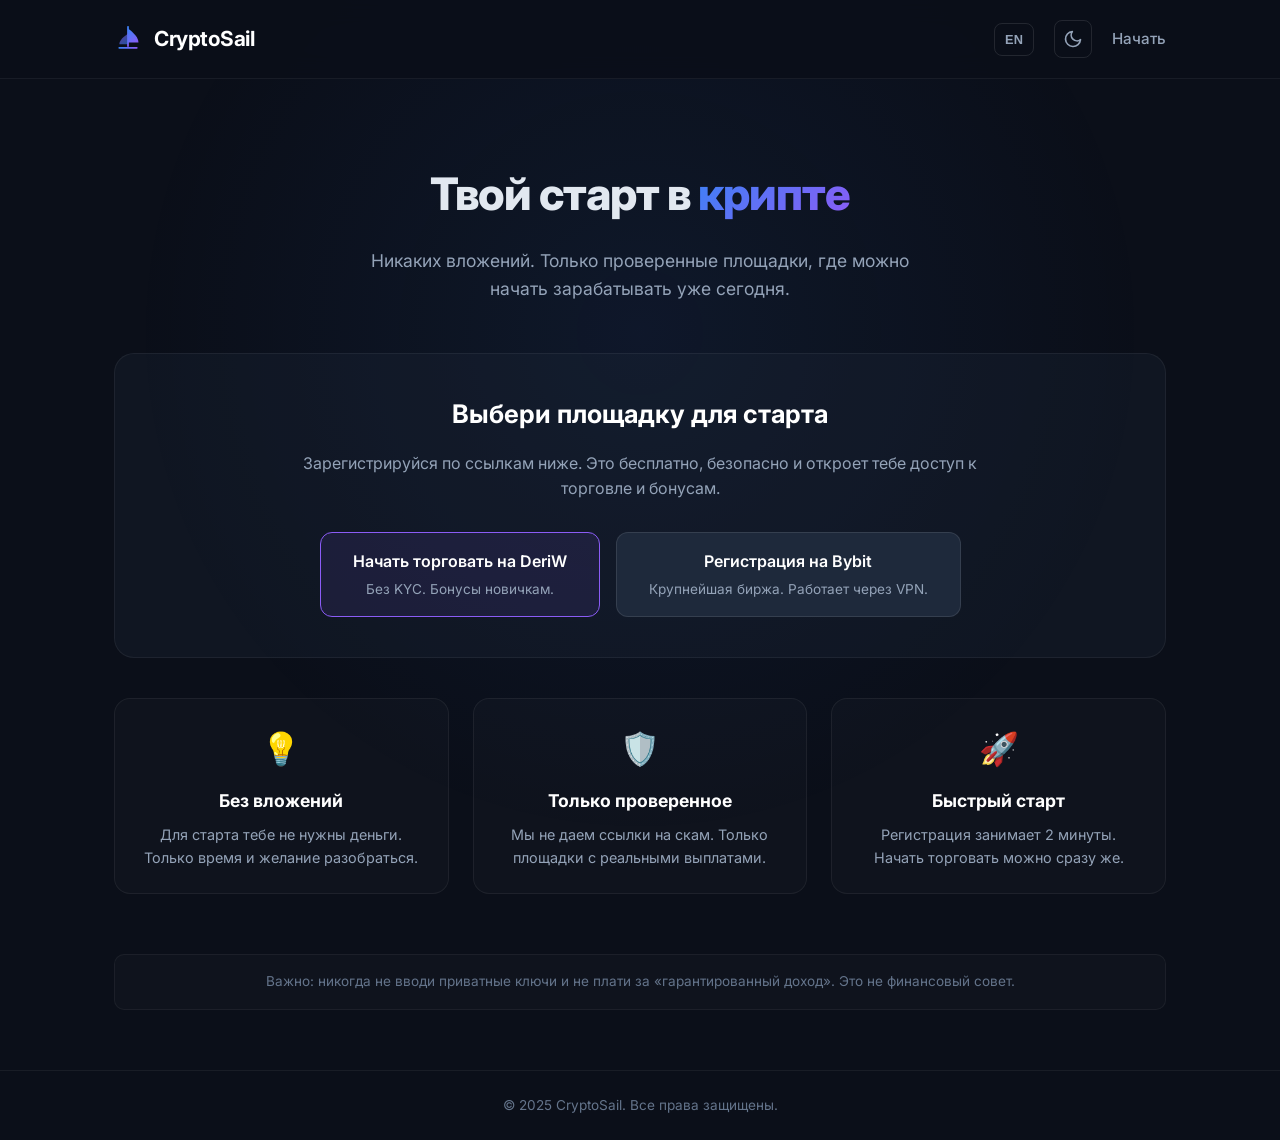
<file: index.html>
<!DOCTYPE html>
<html lang="ru">
<head>
  <meta charset="UTF-8">
  <meta name="viewport" content="width=device-width, initial-scale=1.0">
  <title>CryptoSail — Твой старт в крипте</title>
  <meta name="description" content="Начни зарабатывать на крипте без вложений. Проверенные площадки и пошаговые инструкции.">
  
  <link rel="icon" href="favicon.svg" type="image/svg+xml">
  <link rel="stylesheet" href="style.css">
  <link href="https://fonts.googleapis.com/css2?family=Inter:wght@400;500;600;700;800&display=swap" rel="stylesheet">
</head>
<body>

  <div class="bg-glow"></div>

  <header class="header">
    <div class="container header-container">
      
      <!-- Логотип -->
      <a href="#" class="logo">
        <svg width="28" height="28" viewBox="0 0 32 32" fill="none" xmlns="http://www.w3.org/2000/svg">
          <path d="M16 2L16 24" stroke="url(#paint0_linear)" stroke-width="2" stroke-linecap="round"/>
          <path d="M16 4C16 4 28 12 28 20H16V4Z" fill="url(#paint1_linear)"/>
          <path d="M16 10C16 10 6 16 6 22H16V10Z" fill="url(#paint2_linear)" fill-opacity="0.6"/>
          <path d="M6 26H26" stroke="url(#paint3_linear)" stroke-width="2" stroke-linecap="round"/>
          <defs>
            <linearGradient id="paint0_linear" x1="16" y1="2" x2="16" y2="24" gradientUnits="userSpaceOnUse"><stop stop-color="#3B82F6"/><stop offset="1" stop-color="#8B5CF6"/></linearGradient>
            <linearGradient id="paint1_linear" x1="16" y1="4" x2="28" y2="20" gradientUnits="userSpaceOnUse"><stop stop-color="#3B82F6"/><stop offset="1" stop-color="#8B5CF6"/></linearGradient>
            <linearGradient id="paint2_linear" x1="6" y1="10" x2="16" y2="22" gradientUnits="userSpaceOnUse"><stop stop-color="#8B5CF6"/><stop offset="1" stop-color="#3B82F6"/></linearGradient>
            <linearGradient id="paint3_linear" x1="6" y1="26" x2="26" y2="26" gradientUnits="userSpaceOnUse"><stop stop-color="#3B82F6"/><stop offset="1" stop-color="#8B5CF6"/></linearGradient>
          </defs>
        </svg>
        <span>CryptoSail</span>
      </a>

      <!-- Навигация -->
      <nav class="nav">
        
        <!-- Кнопка языка -->
        <button id="lang-toggle" class="theme-btn" style="width: 40px; font-weight: 600; font-size: 0.8rem;">
          EN
        </button>

        <!-- Кнопка темы -->
        <button id="theme-toggle" class="theme-btn" aria-label="Переключить тему">
          <svg id="theme-icon" width="20" height="20" viewBox="0 0 24 24" fill="none" stroke="currentColor" stroke-width="2" stroke-linecap="round" stroke-linejoin="round">
            <path d="M21 12.79A9 9 0 1 1 11.21 3 7 7 0 0 0 21 12.79z"></path>
          </svg>
        </button>
        
        <!-- Ссылка Начать -->
        <a href="#earn" id="nav-start">Начать</a>
      </nav>

    </div>
  </header>

  <main class="container">
    
    <section class="hero">
      <h1 id="hero-title">Твой старт в <span class="gradient-text">крипте</span></h1>
      <p id="hero-subtitle">Никаких вложений. Только проверенные площадки, где можно начать зарабатывать уже сегодня.</p>
    </section>

    <section class="earn-section" id="earn">
      <h2 id="earn-title">Выбери площадку для старта</h2>
      <p id="earn-subtitle">Зарегистрируйся по ссылкам ниже. Это бесплатно, безопасно и откроет тебе доступ к торговле и бонусам.</p>
      
      <div class="earn-buttons">
        <a href="https://www.deriw.com/7ajnY" target="_blank" rel="noopener" class="earn-btn primary-btn">
          <span id="btn-deriw">Начать торговать на DeriW</span>
          <small id="btn-deriw-sub">Без KYC. Бонусы новичкам.</small>
        </a>

        <a href="https://www.bybit.com/ru-RU/register" target="_blank" rel="noopener" class="earn-btn">
          <span id="btn-bybit">Регистрация на Bybit</span>
          <small id="btn-bybit-sub">Крупнейшая биржа. Работает через VPN.</small>
        </a>
      </div>
    </section>

    <section class="features-grid">
      <div class="feature-item">
        <div class="feature-icon">💡</div>
        <h3 id="feat1-title">Без вложений</h3>
        <p id="feat1-desc">Для старта тебе не нужны деньги. Только время и желание разобраться.</p>
      </div>
      <div class="feature-item">
        <div class="feature-icon">🛡️</div>
        <h3 id="feat2-title">Только проверенное</h3>
        <p id="feat2-desc">Мы не даем ссылки на скам. Только площадки с реальными выплатами.</p>
      </div>
      <div class="feature-item">
        <div class="feature-icon">🚀</div>
        <h3 id="feat3-title">Быстрый старт</h3>
        <p id="feat3-desc">Регистрация занимает 2 минуты. Начать торговать можно сразу же.</p>
      </div>
    </section>

    <p class="disclaimer" id="disclaimer">
      Важно: никогда не вводи приватные ключи и не плати за «гарантированный доход». Это не финансовый совет.
    </p>

  </main>

  <footer class="footer">
    <div class="container">
      <p>© 2025 CryptoSail. Все права защищены.</p>
    </div>
  </footer>

  <!-- КОД ЯНДЕКС.МЕТРИКИ -->
  <!-- Yandex.Metrika counter -->
  <script type="text/javascript">
      (function(m,e,t,r,i,k,a){
          m[i]=m[i]||function(){(m[i].a=m[i].a||[]).push(arguments)};
          m[i].l=1*new Date();
          for (var j = 0; j < document.scripts.length; j++) {if (document.scripts[j].src === r) { return; }}
          k=e.createElement(t),a=e.getElementsByTagName(t)[0],k.async=1,k.src=r,a.parentNode.insertBefore(k,a)
      })(window, document,'script','https://mc.yandex.ru/metrika/tag.js?id=114152323', 'ym');

      ym(114152323, 'init', {ssr:true, webvisor:true, clickmap:true, ecommerce:"dataLayer", referrer: document.referrer, url: location.href, accurateTrackBounce:true, trackLinks:true});
  </script>
  <noscript><div><img src="https://mc.yandex.ru/watch/114152323" style="position:absolute; left:-9999px;" alt="" /></div></noscript>
  <!-- /Yandex.Metrika counter -->

  <script src="script.js"></script>
</body>
</html>
</file>
<file: style.css>
* { margin: 0; padding: 0; box-sizing: border-box; }

/* Фон и текст по умолчанию (Темная тема) */
body {
  font-family: 'Inter', -apple-system, BlinkMacSystemFont, sans-serif;
  background-color: #0b0f19; 
  color: #e2e8f0;
  line-height: 1.6;
  overflow-x: hidden;
  position: relative;
  -webkit-font-smoothing: antialiased;
  transition: background-color 0.8s ease, color 0.8s ease; /* Плавный переход */
}

.bg-glow {
  position: fixed;
  top: -20%;
  left: 50%;
  transform: translateX(-50%);
  width: 80vw;
  height: 80vw;
  background: radial-gradient(circle, rgba(59,130,246,0.08) 0%, rgba(11,15,25,0) 70%);
  z-index: -1;
  pointer-events: none;
  transition: opacity 0.8s ease;
}

.container { max-width: 1100px; margin: 0 auto; padding: 0 24px; }

/* Шапка */
.header {
  padding: 20px 0;
  border-bottom: 1px solid rgba(255,255,255,0.06);
  backdrop-filter: blur(12px);
  position: sticky;
  top: 0;
  z-index: 10;
  background: rgba(11, 15, 25, 0.85);
  transition: background-color 0.8s ease, border-color 0.8s ease;
}
.header-container { display: flex; justify-content: space-between; align-items: center; }
.logo { display: flex; align-items: center; gap: 12px; text-decoration: none; color: #fff; font-size: 1.3rem; font-weight: 700; letter-spacing: -0.5px; transition: color 0.8s ease; }
.nav { display: flex; align-items: center; gap: 20px; }
.nav a { color: #94a3b8; text-decoration: none; font-size: 0.95rem; font-weight: 500; transition: color 0.2s; }
.nav a:hover { color: #fff; }

/* Кнопка темы */
.theme-btn {
  background: transparent;
  border: 1px solid rgba(255,255,255,0.1);
  border-radius: 8px;
  color: #94a3b8;
  padding: 8px;
  cursor: pointer;
  display: flex;
  align-items: center;
  justify-content: center;
  transition: all 0.3s ease;
}
.theme-btn:hover { color: #fff; border-color: rgba(255,255,255,0.3); }
.theme-btn svg { transition: transform 0.5s ease; }
.theme-btn:hover svg { transform: rotate(15deg); }

/* Главный экран */
.hero { text-align: center; padding: 80px 0 50px; }
.hero h1 { font-size: 2.8rem; font-weight: 800; margin-bottom: 16px; letter-spacing: -1px; transition: color 0.8s ease; }
.gradient-text { background: linear-gradient(135deg, #3b82f6, #8b5cf6); -webkit-background-clip: text; -webkit-text-fill-color: transparent; }
.hero p { color: #94a3b8; font-size: 1.1rem; max-width: 600px; margin: 0 auto; transition: color 0.8s ease; }

/* Блок партнерок */
.earn-section {
  background: rgba(30, 41, 59, 0.3);
  border: 1px solid rgba(255,255,255,0.06);
  border-radius: 20px;
  padding: 40px;
  margin-bottom: 40px;
  text-align: center;
  transition: all 0.8s ease;
}
.earn-section h2 { font-size: 1.6rem; color: #fff; margin-bottom: 16px; font-weight: 700; transition: color 0.8s ease; }
.earn-section p { color: #94a3b8; margin-bottom: 30px; max-width: 700px; margin-left: auto; margin-right: auto; transition: color 0.8s ease; }

.earn-buttons { display: flex; gap: 16px; justify-content: center; flex-wrap: wrap; }
.earn-btn {
  display: flex;
  flex-direction: column;
  background: #1e293b;
  border: 1px solid rgba(255,255,255,0.1);
  border-radius: 12px;
  padding: 16px 32px;
  text-decoration: none;
  color: #fff;
  font-weight: 600;
  transition: all 0.3s ease;
  min-width: 260px;
}
.earn-btn:hover { background: #2a3a52; border-color: #3b82f6; transform: translateY(-2px); }
.earn-btn small { font-weight: normal; font-size: 0.85rem; color: #94a3b8; margin-top: 4px; transition: color 0.8s ease; }

.primary-btn { border-color: #8B5CF6 !important; background: rgba(139, 92, 246, 0.1) !important; }
.primary-btn:hover { background: rgba(139, 92, 246, 0.2) !important; box-shadow: 0 0 20px rgba(139, 92, 246, 0.3); }

/* Преимущества */
.features-grid { display: grid; grid-template-columns: repeat(auto-fit, minmax(250px, 1fr)); gap: 24px; margin-bottom: 60px; }
.feature-item { background: rgba(255,255,255,0.02); border: 1px solid rgba(255,255,255,0.06); border-radius: 16px; padding: 24px; text-align: center; transition: all 0.8s ease; }
.feature-item:hover { transform: translateY(-4px); }
.feature-icon { font-size: 2rem; margin-bottom: 12px; }
.feature-item h3 { font-size: 1.1rem; color: #fff; margin-bottom: 8px; transition: color 0.8s ease; }
.feature-item p { font-size: 0.9rem; color: #94a3b8; transition: color 0.8s ease; }

/* Предупреждение */
.disclaimer { font-size: 0.85rem; color: #64748b; background: rgba(255,255,255,0.02); border: 1px solid rgba(255,255,255,0.05); border-radius: 10px; padding: 16px; margin-bottom: 60px; text-align: center; transition: all 0.8s ease; }

/* Подвал */
.footer { border-top: 1px solid rgba(255,255,255,0.06); padding: 24px 0; text-align: center; color: #64748b; font-size: 0.85rem; transition: all 0.8s ease; }

/* =========================================
   СВЕТЛАЯ ТЕМА (Класс .light-theme на body)
   ========================================= */
body.light-theme {
  background-color: #f8fafc;
  color: #1e293b;
}

body.light-theme .bg-glow { opacity: 0; } /* Убираем свечение */
body.light-theme .header { background: rgba(255,255,255,0.85); border-bottom: 1px solid #e2e8f0; }
body.light-theme .logo { color: #0f172a; }
body.light-theme .nav a { color: #64748b; }
body.light-theme .nav a:hover { color: #0f172a; }
body.light-theme .theme-btn { border-color: #e2e8f0; color: #64748b; }
body.light-theme .theme-btn:hover { color: #0f172a; border-color: #94a3b8; }

body.light-theme .hero h1 { color: #0f172a; }
body.light-theme .hero p { color: #64748b; }

body.light-theme .earn-section { background: #ffffff; border: 1px solid #e2e8f0; box-shadow: 0 4px 6px -1px rgba(0,0,0,0.05); }
body.light-theme .earn-section h2 { color: #0f172a; }
body.light-theme .earn-section p { color: #64748b; }

body.light-theme .earn-btn { background: #f8fafc; border: 1px solid #e2e8f0; color: #0f172a; }
body.light-theme .earn-btn:hover { background: #f1f5f9; border-color: #cbd5e1; }
body.light-theme .earn-btn small { color: #64748b; }

body.light-theme .primary-btn { border-color: #8B5CF6 !important; background: #f3e8ff !important; }
body.light-theme .primary-btn:hover { background: #e9d5ff !important; }

body.light-theme .feature-item { background: #ffffff; border: 1px solid #e2e8f0; }
body.light-theme .feature-item h3 { color: #0f172a; }
body.light-theme .feature-item p { color: #64748b; }

body.light-theme .disclaimer { background: #fff; border: 1px solid #e2e8f0; color: #64748b; }
body.light-theme .footer { border-top: 1px solid #e2e8f0; color: #64748b; }

/* Адаптивность */
@media (max-width: 768px) {
  .hero h1 { font-size: 2rem; }
  .header-container { flex-direction: column; gap: 15px; }
  .earn-section { padding: 24px; }
}
</file>
